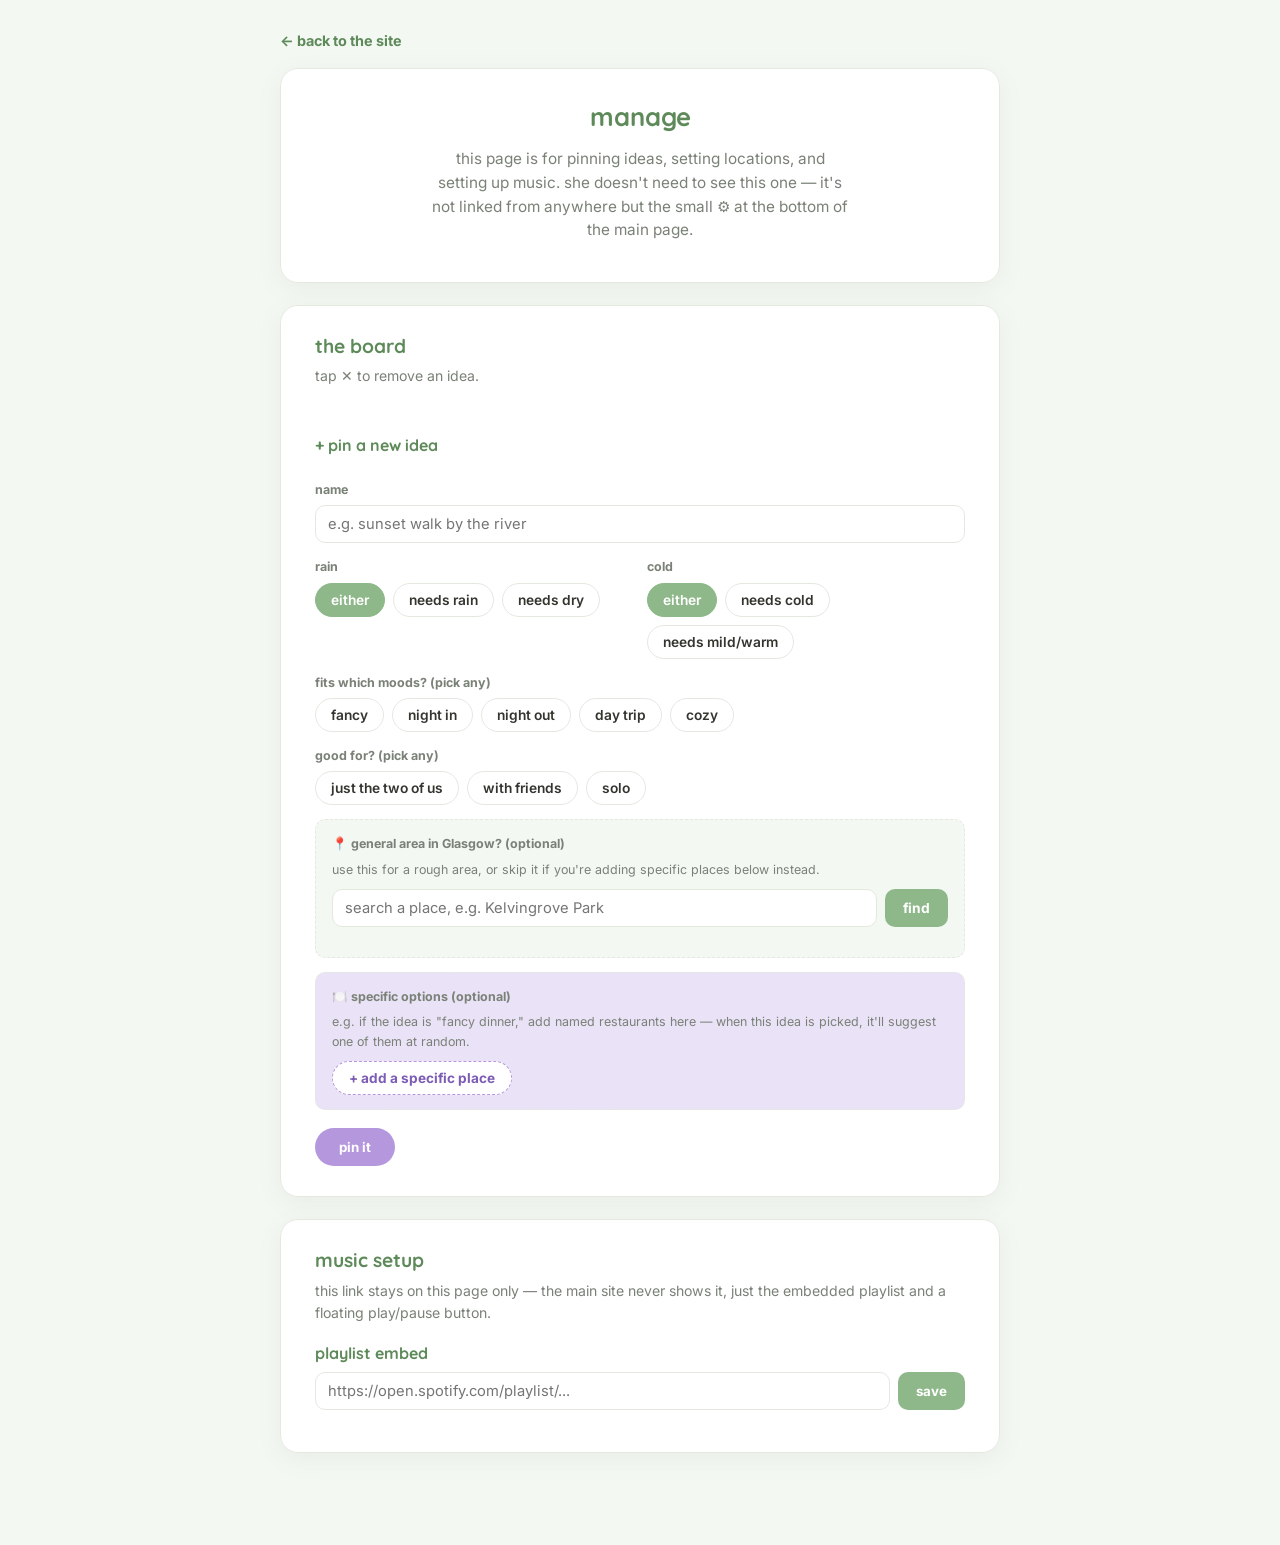
<file: manage.html>
<!DOCTYPE html>
<html lang="en">
<head>
<meta charset="UTF-8">
<meta name="viewport" content="width=device-width, initial-scale=1.0">
<title>manage — shall we?</title>
<meta name="robots" content="noindex, nofollow">

<link rel="preconnect" href="https://fonts.googleapis.com">
<link href="https://fonts.googleapis.com/css2?family=Quicksand:wght@500;600;700&family=Inter:wght@400;500;600;700&display=swap" rel="stylesheet">
<link rel="stylesheet" href="style.css">
<style>
  /* This page has no map behind it — plain background instead. */
  body{ background: var(--mint-bg); }
  .back-link{ display:inline-block; margin-bottom: 16px; color: var(--green-deep); font-weight: 700; text-decoration: none; font-size: 0.9rem; }
  .back-link:hover{ text-decoration: underline; }
  .current-value{ font-size: 0.82rem; color: var(--text-muted); margin-top: 8px; word-break: break-all; }
</style>
</head>
<body>

<div class="wrap">
  <a class="back-link" href="index.html">← back to the site</a>

  <header class="hero card" style="padding: 24px 30px;">
    <h1 style="font-size:1.6rem;">manage</h1>
    <p class="sub">this page is for pinning ideas, setting locations, and setting up music. she doesn't need to see this one — it's not linked from anywhere but the small ⚙ at the bottom of the main page.</p>
  </header>

  <!-- ============================================================
       THE BOARD — full editing here
  ============================================================= -->
  <section class="card panel">
    <h2>the board</h2>
    <p class="hint">tap ✕ to remove an idea.</p>
    <div class="board-grid" id="activityList"></div>

    <details class="add-form" open>
      <summary>+ pin a new idea</summary>
      <div class="form-body">
        <div class="form-grid">
          <div class="full">
            <label class="small">name</label>
            <input type="text" id="newName" placeholder="e.g. sunset walk by the river">
          </div>
          <div>
            <label class="small">rain</label>
            <div class="chip-row green" id="newRain">
              <button class="chip active" data-value="either">either</button>
              <button class="chip" data-value="yes">needs rain</button>
              <button class="chip" data-value="no">needs dry</button>
            </div>
          </div>
          <div>
            <label class="small">cold</label>
            <div class="chip-row green" id="newCold">
              <button class="chip active" data-value="either">either</button>
              <button class="chip" data-value="yes">needs cold</button>
              <button class="chip" data-value="no">needs mild/warm</button>
            </div>
          </div>
          <div class="full">
            <label class="small">fits which moods? (pick any)</label>
            <div class="chip-row purple" id="newMood">
              <button class="chip" data-value="fancy">fancy</button>
              <button class="chip" data-value="night-in">night in</button>
              <button class="chip" data-value="night-out">night out</button>
              <button class="chip" data-value="day-trip">day trip</button>
              <button class="chip" data-value="cozy">cozy</button>
            </div>
          </div>
          <div class="full">
            <label class="small">good for? (pick any)</label>
            <div class="chip-row purple" id="newCompany">
              <button class="chip" data-value="together">just the two of us</button>
              <button class="chip" data-value="friends">with friends</button>
              <button class="chip" data-value="solo">solo</button>
            </div>
          </div>

          <div class="full location-box">
            <label class="small">📍 general area in Glasgow? (optional)</label>
            <p class="mini-hint">use this for a rough area, or skip it if you're adding specific places below instead.</p>
            <div class="location-search-row">
              <input type="text" id="locationQuery" placeholder="search a place, e.g. Kelvingrove Park">
              <button type="button" id="locationSearchBtn">find</button>
            </div>
            <div id="locationResults" class="location-results"></div>
            <div id="locationSelected" class="location-selected"></div>
          </div>

          <div class="full options-box">
            <label class="small">🍽️ specific options (optional)</label>
            <p class="mini-hint">e.g. if the idea is "fancy dinner," add named restaurants here — when this idea is picked, it'll suggest one of them at random.</p>
            <div id="optionRows"></div>
            <button type="button" class="add-option-btn" id="addOptionBtn">+ add a specific place</button>
          </div>
        </div>
        <button class="save-btn" id="saveActivityBtn">pin it</button>
      </div>
    </details>
  </section>

  <!-- ============================================================
       MUSIC SETUP
  ============================================================= -->
  <section class="card panel">
    <h2>music setup</h2>
    <p class="hint">this link stays on this page only — the main site never shows it, just the embedded playlist and a floating play/pause button.</p>

    <div class="music-block">
      <h3>playlist embed</h3>
      <div class="playlist-input-row">
        <input type="text" id="playlistUrl" placeholder="https://open.spotify.com/playlist/...">
        <button id="savePlaylistBtn">save</button>
      </div>
      <div id="playlistCurrent" class="current-value"></div>
    </div>
  </section>

</div>

<script src="shared.js"></script>
<script src="manage.js"></script>
</body>
</html>
</file>
<file: style.css>
/* ==========================================================================
   THEME VARIABLES
   ========================================================================== */
:root{
  --mint-bg:     #F4F8F3;
  --green-soft:  #DDEEDC;
  --green:       #8FB88A;
  --green-deep:  #5E8A5A;
  --purple-soft: #EAE2F7;
  --purple:      #B497DD;
  --purple-deep: #7C5CB5;

  --text:        #33362F;
  --text-muted:  #7A8177;
  --border:      #E3E9DF;
  --card-bg:     rgba(255, 255, 255, 0.88);

  --font-display: 'Quicksand', sans-serif;
  --font-body:    'Inter', -apple-system, BlinkMacSystemFont, 'Segoe UI', sans-serif;

  --radius: 18px;
  --radius-sm: 10px;
  --blur: 14px;
}

*{ box-sizing: border-box; }
html, body{ margin: 0; height: 100%; }

body{
  background: transparent;
  color: var(--text);
  font-family: var(--font-body);
  line-height: 1.55;
}

h1, h2, h3{
  font-family: var(--font-display);
  font-weight: 700;
  color: var(--green-deep);
  margin: 0;
}

button{ font-family: inherit; cursor: pointer; }
input, textarea, select{ font-family: inherit; }

.wrap{
  position: relative;
  z-index: 1;
  max-width: 760px;
  margin: 0 auto;
  padding: 28px 20px 70px;
}

#mapBackground{
  position: fixed;
  inset: 0;
  z-index: 0;
  filter: saturate(70%) brightness(1.08);
}

.card{
  background: var(--card-bg);
  backdrop-filter: blur(var(--blur));
  -webkit-backdrop-filter: blur(var(--blur));
  border: 1px solid var(--border);
  border-radius: var(--radius);
  box-shadow: 0 6px 24px rgba(90, 110, 90, 0.08);
  margin-bottom: 22px;
}

/* ---------- hero ---------- */
.hero{ padding: 34px 30px 30px; text-align: center; position: relative; overflow: hidden; }
.hero-plants{ position: absolute; top: 0; left: 0; right: 0; display: flex; justify-content: space-between; padding: 0 18px; pointer-events: none; }
.plant{ width: 34px; height: auto; opacity: 0.9; }
.plant-left{ transform: translateY(-6px); }
.plant-right{ transform: translateY(-6px) scaleX(-1); }
.eyebrow{ margin: 0; font-size: 0.78rem; letter-spacing: 0.06em; text-transform: uppercase; color: var(--purple-deep); font-weight: 600; }
.hero h1{ font-size: clamp(2rem, 6vw, 2.6rem); margin-top: 4px; }
.hero .sub{ margin-top: 10px; color: var(--text-muted); max-width: 42ch; margin-left: auto; margin-right: auto; font-size: 0.96rem; }

/* ---------- picker ---------- */
.picker{ padding: 26px clamp(18px, 4vw, 34px) 20px; }
.field-group{ margin-bottom: 22px; }
.field-group:last-child{ margin-bottom: 0; }
.field-label{ font-family: var(--font-display); font-weight: 600; color: var(--text); font-size: 0.98rem; margin-bottom: 10px; }
.chip-row{ display: flex; flex-wrap: wrap; gap: 8px; }
.chip{
  border: 1.5px solid var(--border); background: #fff; color: var(--text);
  padding: 8px 15px; border-radius: 999px; font-size: 0.86rem; font-weight: 600;
  transition: all .15s ease;
}
.chip-row.green .chip:hover{ border-color: var(--green); }
.chip-row.green .chip.active{ background: var(--green); border-color: var(--green); color: #fff; }
.chip-row.purple .chip:hover{ border-color: var(--purple); }
.chip-row.purple .chip.active{ background: var(--purple); border-color: var(--purple); color: #fff; }

/* ---------- reveal + result ---------- */
.reveal-area{ text-align: center; margin: 6px 0 26px; }
.reveal-btn{
  background: linear-gradient(135deg, var(--green), var(--purple));
  color: #fff; border: none; padding: 15px 38px; border-radius: 999px;
  font-size: 1.02rem; font-family: var(--font-display); font-weight: 700;
  box-shadow: 0 8px 20px rgba(124, 92, 181, 0.25); transition: transform .1s ease;
}
.reveal-btn:hover{ transform: translateY(-1px); }
.reveal-btn:active{ transform: translateY(1px); }
.map-hint{ margin: 10px 0 0; font-size: 0.82rem; color: var(--text-muted); font-style: italic; }

#result{ margin-bottom: 24px; min-height: 20px; }
.result-card{ padding: 26px clamp(20px, 4vw, 34px); display: flex; gap: 18px; align-items: flex-start; animation: pop .3s ease; }
@keyframes pop{ from{ opacity:0; transform: translateY(8px);} to{opacity:1; transform:none;} }
.result-icon{ flex: none; width: 52px; height: 52px; background: var(--green-soft); border-radius: 50%; display: flex; align-items: center; justify-content: center; }
.result-icon svg{ width: 30px; height: 30px; }
.result-body h3{ font-size: 1.3rem; margin-bottom: 4px; }
.area-tag{
  display: inline-block; font-size: 0.78rem; font-weight: 700; color: var(--purple-deep);
  background: var(--purple-soft); padding: 4px 12px; border-radius: 999px; margin: 8px 0 14px;
}
.specific-pick{ font-size: 0.92rem; color: var(--text); margin: 8px 0 4px; }
.specific-pick strong{ color: var(--purple-deep); }
.ghost-btn{
  background: none; border: 1.5px solid var(--green); color: var(--green-deep);
  padding: 8px 16px; border-radius: 999px; font-weight: 700; font-size: 0.86rem;
}
.ghost-btn:hover{ background: var(--green); color: #fff; }
.empty-state{ text-align: center; padding: 26px 20px; color: var(--text-muted); font-style: italic; }

/* ---------- panels + board grid ---------- */
.panel{ padding: 26px clamp(18px, 4vw, 34px) 30px; }
.panel h2{ font-size: 1.2rem; margin-bottom: 4px; }
.panel .hint{ color: var(--text-muted); font-size: 0.88rem; margin: 0 0 18px; }
.panel .hint.small-hint{ margin-bottom: 10px; }

.board-grid{ display: grid; grid-template-columns: repeat(auto-fill, minmax(200px, 1fr)); gap: 12px; margin-bottom: 22px; }
.board-card{
  background: #fff; border: 1px solid var(--border); border-radius: var(--radius-sm);
  padding: 14px 16px; text-align: left; cursor: pointer; position: relative;
  transition: box-shadow .15s ease, transform .1s ease;
}
.board-card:hover{ box-shadow: 0 6px 16px rgba(90,110,90,0.12); transform: translateY(-1px); }
.board-card .name{ font-family: var(--font-display); font-weight: 700; color: var(--green-deep); margin-bottom: 4px; padding-right: 20px; }
.board-card .tags{ display: flex; flex-wrap: wrap; gap: 5px; }
.board-card .tag{ font-size: 0.7rem; font-weight: 600; padding: 2px 8px; border-radius: 999px; background: var(--green-soft); color: var(--green-deep); }
.board-card .tag.loc{ background: var(--purple-soft); color: var(--purple-deep); }
.board-card .remove-btn{
  position: absolute; top: 10px; right: 10px; background: none; border: none;
  color: #c7a2a2; font-size: 1rem; line-height: 1; padding: 2px 6px; border-radius: 6px;
}
.board-card .remove-btn:hover{ background: #f6e8e8; }

/* ---------- add-idea form ---------- */
details.add-form > summary{
  list-style: none; cursor: pointer; font-weight: 700; font-family: var(--font-display);
  color: var(--green-deep); padding: 6px 0;
}
details.add-form > summary::-webkit-details-marker{ display: none; }
.form-body{ margin-top: 16px; }
.form-grid{ display: grid; grid-template-columns: 1fr 1fr; gap: 14px; }
.form-grid .full{ grid-column: 1 / -1; }
label.small{ font-size: 0.78rem; font-weight: 700; color: var(--text-muted); display: block; margin-bottom: 6px; }
input[type="text"], textarea, select{
  width: 100%; border: 1.5px solid var(--border); border-radius: var(--radius-sm);
  padding: 9px 12px; background: #fff; font-size: 0.92rem; color: var(--text);
}
textarea{ resize: vertical; min-height: 56px; }
.save-btn{ margin-top: 18px; background: var(--purple); color: #fff; border: none; padding: 11px 24px; border-radius: 999px; font-weight: 700; }
.save-btn:hover{ background: var(--purple-deep); }

.mini-hint{ font-size: 0.78rem; color: var(--text-muted); margin: 0 0 10px; }

.location-box{ background: var(--mint-bg); border: 1px dashed var(--border); border-radius: var(--radius-sm); padding: 14px 16px; }
.location-search-row{ display: flex; gap: 8px; }
.location-search-row input{ flex: 1; }
.location-search-row button{ background: var(--green); color: #fff; border: none; padding: 0 18px; border-radius: var(--radius-sm); font-weight: 700; font-size: 0.86rem; }
.location-search-row button:hover{ background: var(--green-deep); }
.location-results{ margin-top: 8px; display: flex; flex-direction: column; gap: 4px; }
.location-result-item{ text-align: left; background: #fff; border: 1px solid var(--border); border-radius: 8px; padding: 7px 10px; font-size: 0.82rem; color: var(--text); }
.location-result-item:hover{ border-color: var(--purple); }
.location-selected{ margin-top: 8px; font-size: 0.82rem; color: var(--purple-deep); font-weight: 600; }

.options-box{ background: var(--purple-soft); border: 1px dashed var(--border); border-radius: var(--radius-sm); padding: 14px 16px; }
.option-row{ background: #fff; border: 1px solid var(--border); border-radius: var(--radius-sm); padding: 10px 12px; margin-bottom: 10px; }
.option-row-top{ display: flex; gap: 8px; margin-bottom: 8px; }
.option-row-top input{ flex: 1; }
.option-row .location-search-row{ margin-bottom: 0; }
.option-row .location-search-row input{ font-size: 0.85rem; }
.icon-btn{ background: none; border: none; color: var(--text-muted); font-size: 1.1rem; line-height: 1; padding: 4px 8px; border-radius: var(--radius-sm); }
.icon-btn:hover{ background: var(--border); }
.add-option-btn{ background: #fff; border: 1.5px dashed var(--purple); color: var(--purple-deep); padding: 8px 16px; border-radius: 999px; font-weight: 700; font-size: 0.85rem; }
.add-option-btn:hover{ background: var(--purple-soft); }

/* ---------- music ---------- */
.music-block{ margin-bottom: 26px; }
.music-block:last-child{ margin-bottom: 0; }
.music-block h3{ font-size: 1rem; margin-bottom: 6px; }
.playlist-input-row{ display: flex; gap: 8px; flex-wrap: wrap; margin-bottom: 12px; }
.playlist-input-row input{ flex: 1; min-width: 200px; }
.playlist-input-row button{ background: var(--green); color: #fff; border: none; padding: 9px 18px; border-radius: var(--radius-sm); font-weight: 700; }
.playlist-input-row button:hover{ background: var(--green-deep); }
.playlist-embed-wrap{ border-radius: var(--radius-sm); overflow: hidden; border: 1px solid var(--border); }
.playlist-embed-wrap iframe{ width: 100%; border: none; display: block; }
.playlist-empty{ color: var(--text-muted); font-style: italic; font-size: 0.9rem; }

/* ---------- floating now-playing widget ---------- */
.floating-player{
  position: fixed;
  left: 50%;
  bottom: 22px;
  transform: translateX(-50%);
  z-index: 40;
  display: flex;
  align-items: center;
  gap: 10px;
  background: rgba(255,255,255,0.92);
  backdrop-filter: blur(10px);
  -webkit-backdrop-filter: blur(10px);
  border: 1px solid var(--border);
  border-radius: 999px;
  padding: 8px 10px 8px 8px;
  box-shadow: 0 8px 24px rgba(90,110,90,0.18);
}
.floating-playlist-btn{
  background: var(--green-soft); color: var(--green-deep); border: none;
  padding: 10px 18px; border-radius: 999px; font-weight: 700; font-size: 0.85rem; white-space: nowrap;
}
.floating-playlist-btn:hover{ background: var(--green); color: #fff; }

@media (max-width: 480px){
  .floating-player{ left: 12px; right: 12px; transform: none; justify-content: center; flex-wrap: wrap; }
}

/* ---------- map marker ---------- */
.pulse-marker{ width: 16px; height: 16px; border-radius: 50%; background: var(--purple); border: 2px solid #fff; animation: pulse 1.6s infinite; }
@keyframes pulse{
  0%   { box-shadow: 0 0 0 0 rgba(180,151,221,0.55); }
  70%  { box-shadow: 0 0 0 18px rgba(180,151,221,0); }
  100% { box-shadow: 0 0 0 0 rgba(180,151,221,0); }
}

/* ---------- footer ---------- */
footer{ text-align: center; padding: 10px 0 30px; color: var(--text-muted); font-size: 0.85rem; position: relative; }
.footer-sprig{ width: 100px; height: auto; display: block; margin: 0 auto 8px; }
.manage-link{ margin-top: 14px; }
.manage-link a{ color: var(--border); text-decoration: none; font-size: 0.95rem; opacity: 0.6; }
.manage-link a:hover{ opacity: 1; color: var(--purple); }

@media (max-width: 560px){
  .form-grid{ grid-template-columns: 1fr; }
  .result-card{ flex-direction: column; }
}
</file>
